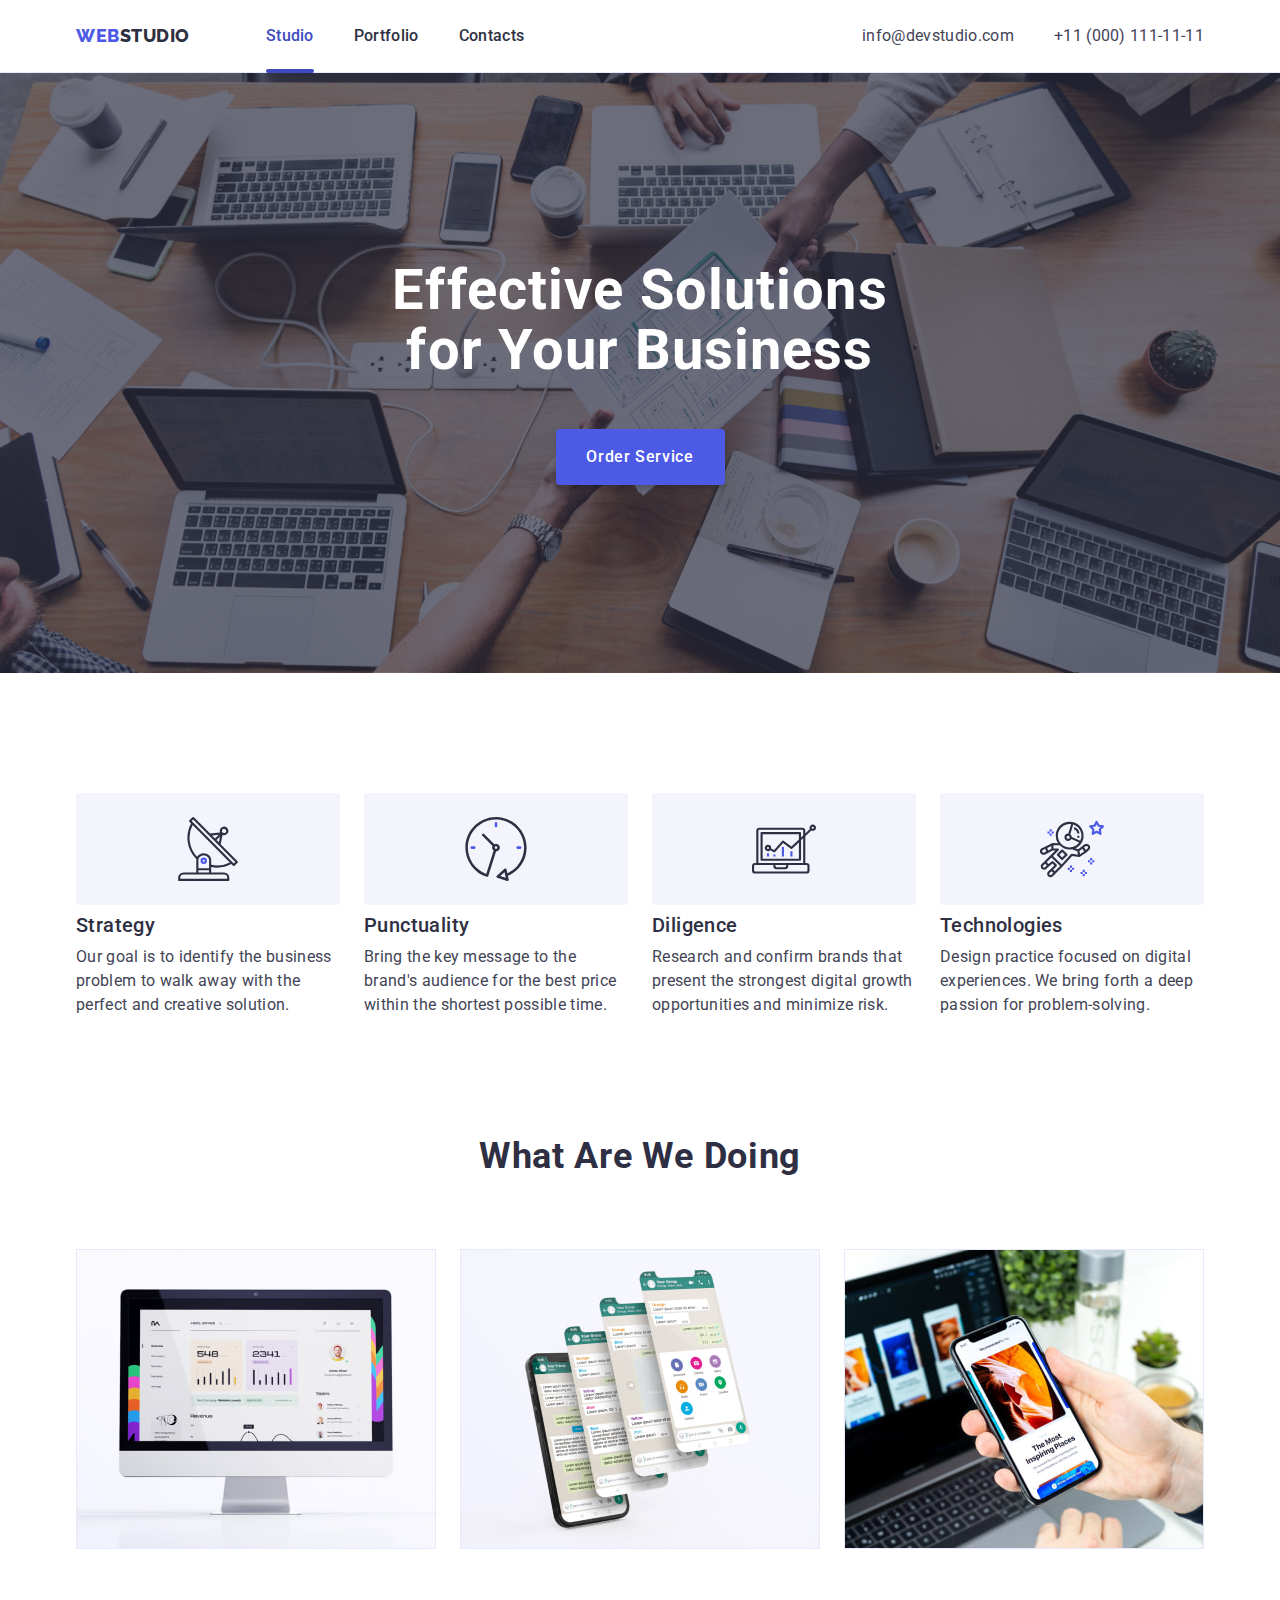
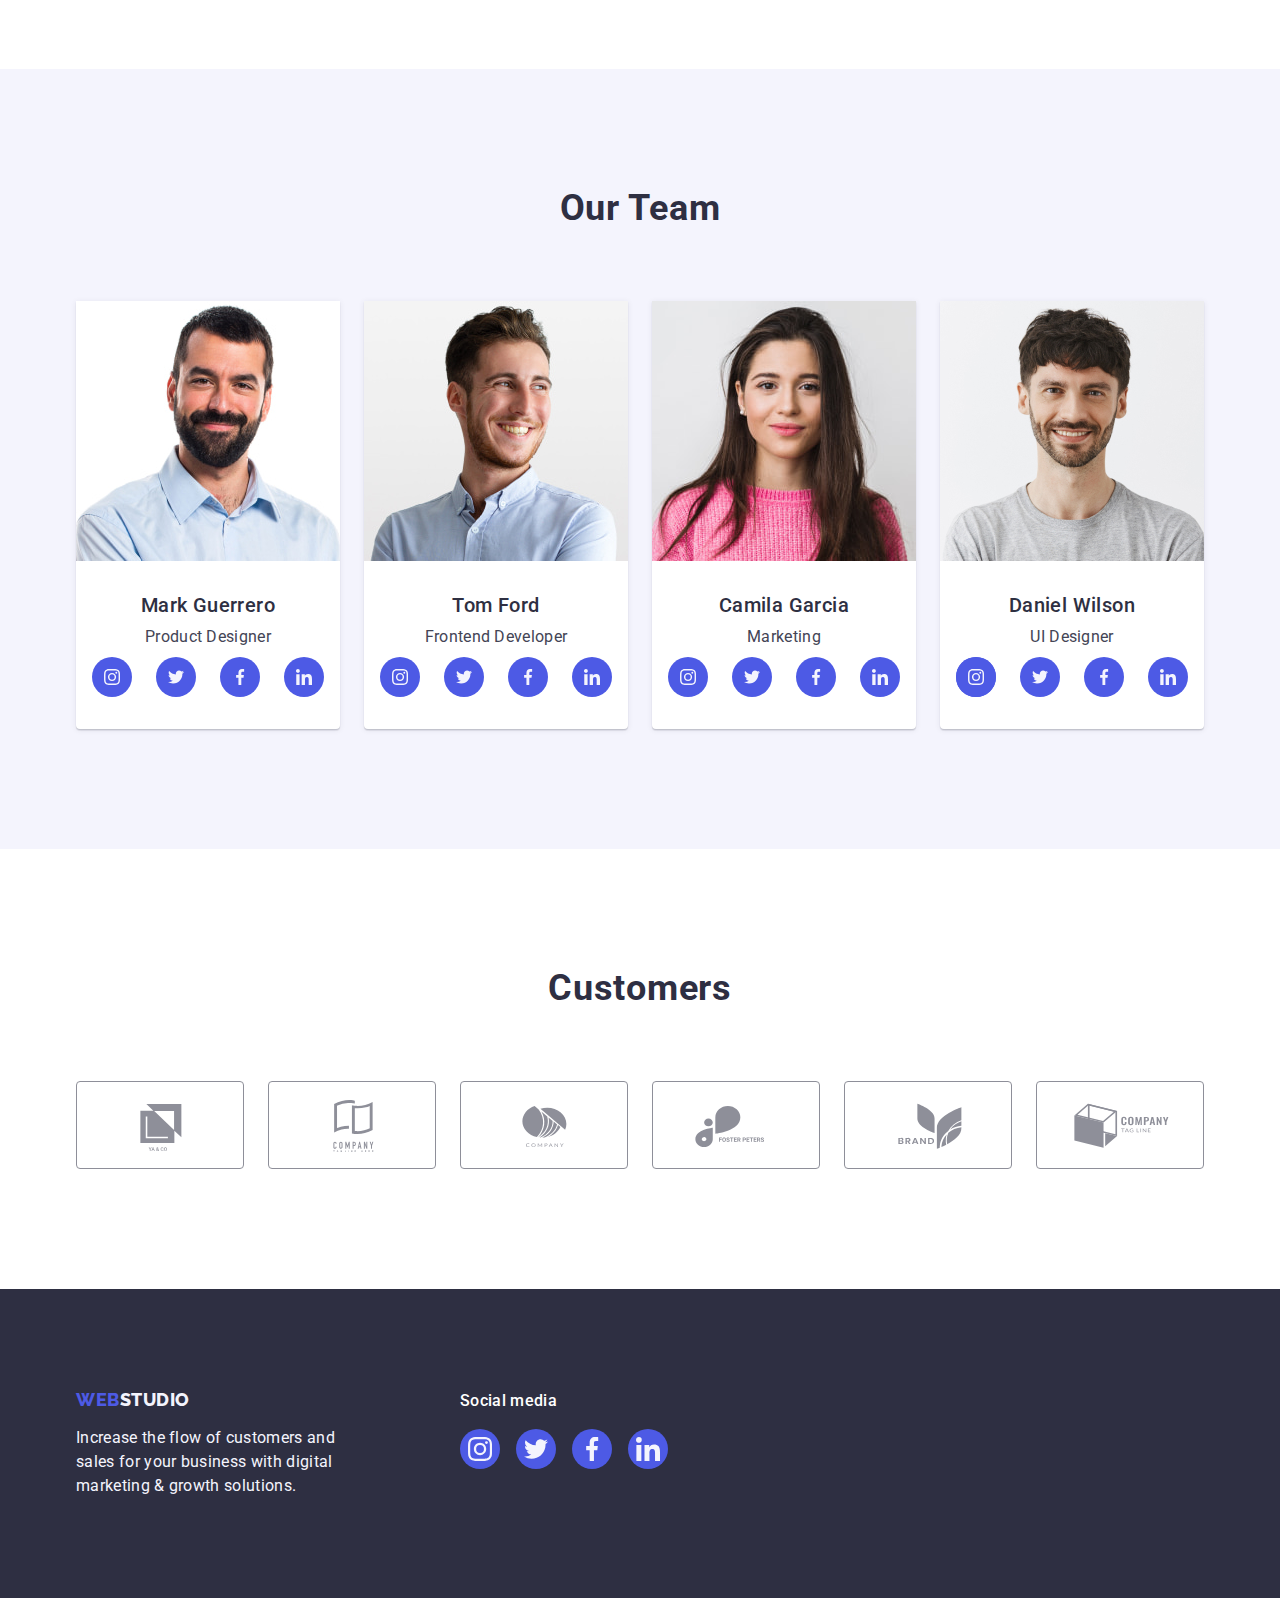
<file: index.html>
<!DOCTYPE html>
<html lang="en">
  <head>
    <meta charset="UTF-8" />
    <meta name="viewport" content="width=device-width, initial-scale=1.0" />
    <link rel="preconnect" href="https://fonts.googleapis.com" />
    <link rel="preconnect" href="https://fonts.gstatic.com" crossorigin />
    <link
      href="https://fonts.googleapis.com/css2?family=Raleway:wght@800&family=Roboto:wght@400;500;700;900&display=swap"
      rel="stylesheet"
    />
    <link
      rel="stylesheet"
      href="https://cdn.jsdelivr.net/npm/modern-normalize@2.0.0/modern-normalize.min.css"
    />
    <link rel="stylesheet" href="./css/styles.css" />
    <title>Studio - WebStudio</title>
  </head>
  <body>
    <header class="header">
      <div class="header-container container">
        <nav class="nav">
          <a href="./index.html" class="logo-header link"
            >Web<span class="logo-word">Studio</span></a
          >
          <ul class="nav-list list">
            <li><a href="./index.html" class="nav-list-item current link">Studio</a></li>
            <li><a href="./portfolio.html" class="nav-list-item link">Portfolio</a></li>
            <li><a href="" class="nav-list-item link">Contacts</a></li>
          </ul>
        </nav>
        <address>
          <ul class="header-adress-list list">
            <li>
              <a href="mailto:info@devstudio.com" class="header-adress-item link"
                >info@devstudio.com</a
              >
            </li>
            <li>
              <a href="tel:+110001111111" class="header-adress-item link">+11 (000) 111-11-11</a>
            </li>
          </ul>
        </address>
      </div>
    </header>
    <main>
      <section class="hero">
        <div class="hero-container container">
          <h1 class="title-hero">Effective Solutions for Your Business</h1>
          <button type="button" class="button-index" data-modal-open>Order Service</button>
        </div>
      </section>
      <section class="benefits-section">
        <div class="container">
          <h2 class="visually-hidden">Our benefits</h2>
          <ul class="benefits-list list">
            <li class="benefits-list-item">
              <div class="benefits-icons-box">
                <svg class="benefits-icon" width="64" height="64">
                  <use href="./images/icons.svg#icon-antenna"></use>
                </svg>
              </div>
              <h3 class="title-benefits">Strategy</h3>
              <p class="text-benefits">
                Our goal is to identify the business problem to walk away with the perfect and
                creative solution.
              </p>
            </li>
            <li class="benefits-list-item">
              <div class="benefits-icons-box">
                <svg class="benefits-icon" width="64" height="64">
                  <use href="./images/icons.svg#icon-clock"></use>
                </svg>
              </div>
              <h3 class="title-benefits">Punctuality</h3>
              <p class="text-benefits">
                Bring the key message to the brand's audience for the best price within the shortest
                possible time.
              </p>
            </li>
            <li class="benefits-list-item">
              <div class="benefits-icons-box">
                <svg class="benefits-icon" width="64" height="64">
                  <use href="./images/icons.svg#icon-diagram"></use>
                </svg>
              </div>
              <h3 class="title-benefits">Diligence</h3>
              <p class="text-benefits">
                Research and confirm brands that present the strongest digital growth opportunities
                and minimize risk.
              </p>
            </li>
            <li class="benefits-list-item">
              <div class="benefits-icons-box">
                <svg class="benefits-icon" width="64" height="64">
                  <use href="./images/icons.svg#icon-astronaut"></use>
                </svg>
              </div>
              <h3 class="title-benefits">Technologies</h3>
              <p class="text-benefits">
                Design practice focused on digital experiences. We bring forth a deep passion for
                problem-solving.
              </p>
            </li>
          </ul>
        </div>
      </section>
      <section class="offer-section">
        <div class="container">
          <h2 class="title-offer">What are we doing</h2>
          <ul class="offer-list list">
            <li class="offer-list-item">
              <img
                src="./images/offer/Rectangle71-3.jpg"
                alt="Telefon in hand near laptop"
                width="360"
                height="300"
              />
            </li>
            <li class="offer-list-item">
              <img
                src="./images/offer/Rectangle71-2.jpg"
                alt="Different layers of messanger"
                width="360"
                height="300"
              />
            </li>
            <li class="offer-list-item">
              <img
                src="./images/offer/Rectangle71-1.jpg"
                alt="Open page on computer screen"
                width="360"
                height="300"
              />
            </li>
          </ul>
        </div>
      </section>
      <section class="section-team">
        <div class="container">
          <h2 class="title-team">Our Team</h2>
          <ul class="team-list list">
            <li class="team-list-item">
              <img src="./images/team/img-4.jpg" alt="First man worker" width="264" height="260" />
              <div class="team-photo-content">
                <h3 class="title-team-list">Mark Guerrero</h3>
                <p class="text-team">Product Designer</p>
                <ul class="team-icons-list list">
                  <li class="team-icon-item">
                    <a
                      href="https://www.instagram.com/"
                      target="_blank"
                      class="team-icon-circle link"
                    >
                      <svg class="team-icon" width="16" height="16">
                        <use href="./images/icons.svg#icon-instagram"></use>
                      </svg>
                    </a>
                  </li>
                  <li class="team-icon-item">
                    <a href="https://twitter.com/" target="_blank" class="team-icon-circle link">
                      <svg class="team-icon" width="16" height="16">
                        <use href="./images/icons.svg#icon-twitter"></use>
                      </svg>
                    </a>
                  </li>
                  <li class="team-icon-item">
                    <a
                      href="https://www.facebook.com/"
                      target="_blank"
                      class="team-icon-circle link"
                    >
                      <svg class="team-icon" width="16" height="16">
                        <use href="./images/icons.svg#icon-facebook"></use>
                      </svg>
                    </a>
                  </li>
                  <li class="team-icon-item">
                    <a
                      href="https://www.linkedin.com/"
                      target="_blank"
                      class="team-icon-circle link"
                    >
                      <svg class="team-icon" width="16" height="16">
                        <use href="./images/icons.svg#icon-linkedin"></use>
                      </svg>
                    </a>
                  </li>
                </ul>
              </div>
            </li>
            <li class="team-list-item">
              <img src="./images/team/img-3.jpg" alt="Woman worker" width="264" height="260" />
              <div class="team-photo-content">
                <h3 class="title-team-list">Tom Ford</h3>
                <p class="text-team">Frontend Developer</p>
                <ul class="team-icons-list list">
                  <li class="team-icon-item">
                    <a
                      href="https://www.instagram.com/"
                      target="_blank"
                      class="team-icon-circle link"
                    >
                      <svg class="team-icon" width="16" height="16">
                        <use href="./images/icons.svg#icon-instagram"></use>
                      </svg>
                    </a>
                  </li>
                  <li class="team-icon-item">
                    <a href="https://twitter.com/" target="_blank" class="team-icon-circle link">
                      <svg class="team-icon" width="16" height="16">
                        <use href="./images/icons.svg#icon-twitter"></use>
                      </svg>
                    </a>
                  </li>
                  <li class="team-icon-item">
                    <a
                      href="https://www.facebook.com/"
                      target="_blank"
                      class="team-icon-circle link"
                    >
                      <svg class="team-icon" width="16" height="16">
                        <use href="./images/icons.svg#icon-facebook"></use>
                      </svg>
                    </a>
                  </li>
                  <li class="team-icon-item">
                    <a
                      href="https://www.linkedin.com/"
                      target="_blank"
                      class="team-icon-circle link"
                    >
                      <svg class="team-icon" width="16" height="16">
                        <use href="./images/icons.svg#icon-linkedin"></use>
                      </svg>
                    </a>
                  </li>
                </ul>
              </div>
            </li>
            <li class="team-list-item">
              <img src="./images/team/img-2.jpg" alt="Second man worker" width="264" height="260" />
              <div class="team-photo-content">
                <h3 class="title-team-list">Camila Garcia</h3>
                <p class="text-team">Marketing</p>
                <ul class="team-icons-list list">
                  <li class="team-icon-item">
                    <a
                      href="https://www.instagram.com/"
                      target="_blank"
                      class="team-icon-circle link"
                    >
                      <svg class="team-icon" width="16" height="16">
                        <use href="./images/icons.svg#icon-instagram"></use>
                      </svg>
                    </a>
                  </li>
                  <li class="team-icon-item">
                    <a href="https://twitter.com/" target="_blank" class="team-icon-circle link">
                      <svg class="team-icon" width="16" height="16">
                        <use href="./images/icons.svg#icon-twitter"></use>
                      </svg>
                    </a>
                  </li>
                  <li class="team-icon-item">
                    <a
                      href="https://www.facebook.com/"
                      target="_blank"
                      class="team-icon-circle link"
                    >
                      <svg class="team-icon" width="16" height="16">
                        <use href="./images/icons.svg#icon-facebook"></use>
                      </svg>
                    </a>
                  </li>
                  <li class="team-icon-item">
                    <a
                      href="https://www.linkedin.com/"
                      target="_blank"
                      class="team-icon-circle link"
                    >
                      <svg class="team-icon" width="16" height="16">
                        <use href="./images/icons.svg#icon-linkedin"></use>
                      </svg>
                    </a>
                  </li>
                </ul>
              </div>
            </li>
            <li class="team-list-item">
              <img src="./images/team/img-1.jpg" alt="Third man worker" width="264" height="260" />
              <div class="team-photo-content">
                <h3 class="title-team-list">Daniel Wilson</h3>
                <p class="text-team">UI Designer</p>
                <ul class="team-icons-list list">
                  <li class="team-icon-item">
                    <a
                      href="https://www.instagram.com/"
                      target="_blank"
                      class="team-icon-circle link"
                    >
                      <span class="team-icon-circle">
                        <svg class="team-icon" width="16" height="16">
                          <use href="./images/icons.svg#icon-instagram"></use>
                        </svg>
                      </span>
                    </a>
                  </li>
                  <li class="team-icon-item">
                    <a href="https://twitter.com/" target="_blank" class="team-icon-circle link">
                      <svg class="team-icon" width="16" height="16">
                        <use href="./images/icons.svg#icon-twitter"></use>
                      </svg>
                    </a>
                  </li>
                  <li class="team-icon-item">
                    <a
                      href="https://www.facebook.com/"
                      target="_blank"
                      class="team-icon-circle link"
                    >
                      <svg class="team-icon" width="16" height="16">
                        <use href="./images/icons.svg#icon-facebook"></use>
                      </svg>
                    </a>
                  </li>
                  <li class="team-icon-item">
                    <a
                      href="https://www.linkedin.com/"
                      target="_blank"
                      class="team-icon-circle link"
                    >
                      <svg class="team-icon" width="16" height="16">
                        <use href="./images/icons.svg#icon-linkedin"></use>
                      </svg>
                    </a>
                  </li>
                </ul>
              </div>
            </li>
          </ul>
        </div>
      </section>
      <section class="customers-section">
        <div class="container">
          <h2 class="customers-title">Customers</h2>
          <ul class="customers-list list">
            <li class="customers-list-icon">
              <a href="" class="customers-icon-link link">
                <svg class="customers-icon" width="104" height="56">
                  <use href="./images/icons.svg#icon-Logo1"></use>
                </svg>
              </a>
            </li>
            <li class="customers-list-icon">
              <a href="" class="customers-icon-link link">
                <svg class="customers-icon" width="104" height="56">
                  <use href="./images/icons.svg#icon-Logo2"></use>
                </svg>
              </a>
            </li>
            <li class="customers-list-icon">
              <a href="" class="customers-icon-link link">
                <svg class="customers-icon" width="104" height="56">
                  <use href="./images/icons.svg#icon-Logo3"></use>
                </svg>
              </a>
            </li>
            <li class="customers-list-icon">
              <a href="" class="customers-icon-link link">
                <svg class="customers-icon" width="104" height="56">
                  <use href="./images/icons.svg#icon-Logo4"></use>
                </svg>
              </a>
            </li>
            <li class="customers-list-icon">
              <a href="" class="customers-icon-link link">
                <svg class="customers-icon" width="104" height="56">
                  <use href="./images/icons.svg#icon-Logo5"></use>
                </svg>
              </a>
            </li>
            <li class="customers-list-icon">
              <a href="" class="customers-icon-link link">
                <svg class="customers-icon" width="104" height="56">
                  <use href="./images/icons.svg#icon-Logo6"></use>
                </svg>
              </a>
            </li>
          </ul>
        </div>
      </section>
    </main>
    <footer class="footer-back">
      <div class="footer-container container">
        <div class="footer-container-main">
          <a href="./index.html" class="footer-logo link"
            >Web<span class="footer-logo-word">Studio</span></a
          >
          <p class="footer-text">
            Increase the flow of customers and sales for your business with digital marketing &
            growth solutions.
          </p>
        </div>
        <div class="footer-container-media">
          <p class="footer-media-text">Social media</p>
          <ul class="footer-icons-list list">
            <li class="footer-icon-item">
              <a href="https://www.instagram.com/" target="_blank" class="footer-icon-circle link">
                <svg class="footer-icon" width="24" height="24">
                  <use href="./images/icons.svg#icon-instagram"></use>
                </svg>
              </a>
            </li>
            <li class="footer-icon-item">
              <a href="https://twitter.com/" target="_blank" class="footer-icon-circle link">
                <svg class="footer-icon" width="24" height="24">
                  <use href="./images/icons.svg#icon-twitter"></use>
                </svg>
              </a>
            </li>
            <li class="footer-icon-item">
              <a href="https://www.facebook.com/" target="_blank" class="footer-icon-circle link">
                <svg class="footer-icon" width="24" height="24">
                  <use href="./images/icons.svg#icon-facebook"></use>
                </svg>
              </a>
            </li>
            <li class="footer-icon-item">
              <a href="https://www.linkedin.com/" target="_blank" class="footer-icon-circle link">
                <svg class="footer-icon" width="24" height="24">
                  <use href="./images/icons.svg#icon-linkedin"></use>
                </svg>
              </a>
            </li>
          </ul>
        </div>
      </div>
    </footer>
    <div class="backdrop is-hidden" data-modal>
      <div class="modal">
        <button type="button" class="modal-button" data-modal-close>
          <svg class="modal-button-icon" width="8" height="8">
            <use href="./images/icons.svg#icon-close-btn"></use>
          </svg>
        </button>
      </div>
    </div>
    <script src="./js/modal.js"></script>
  </body>
</html>
</file>
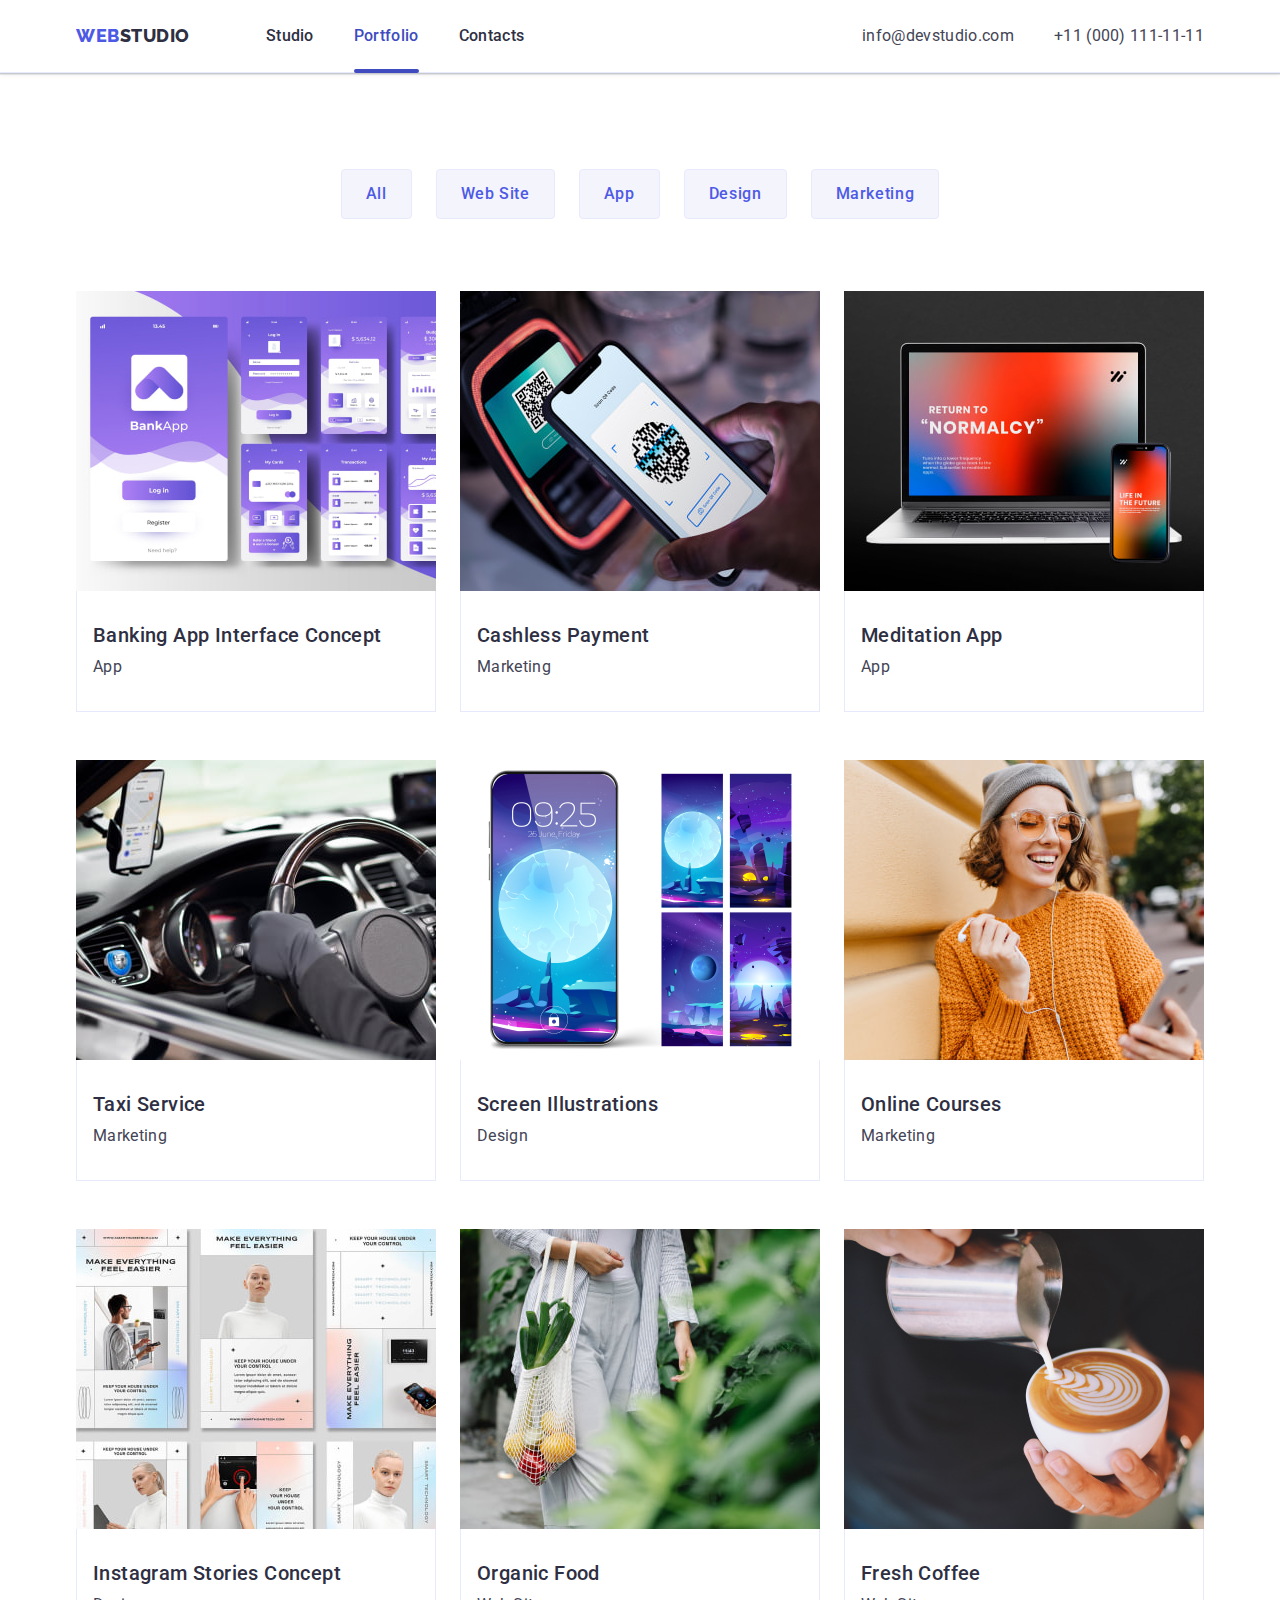
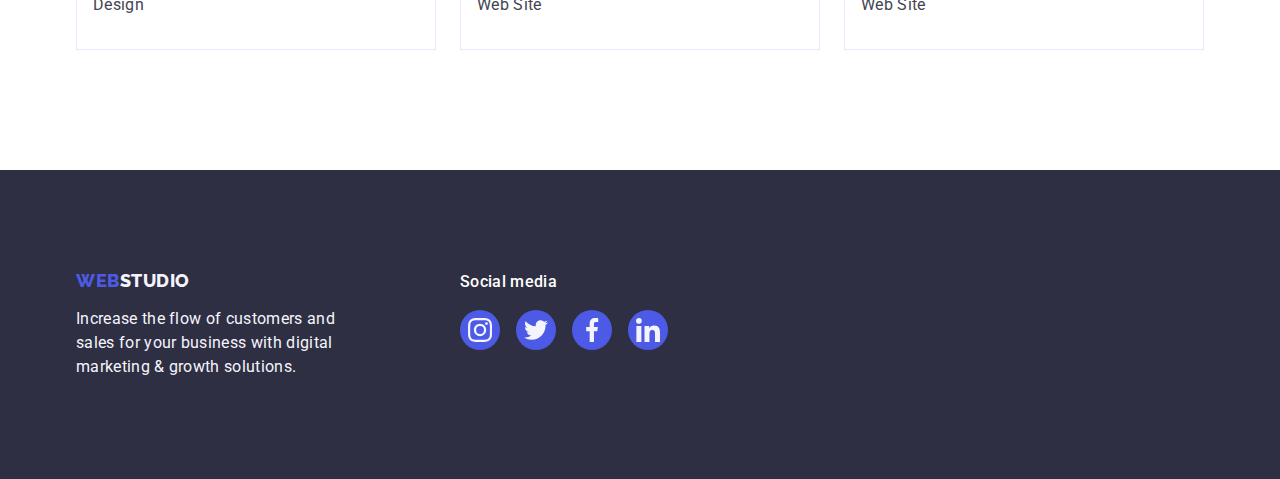
<file: portfolio.html>
<!DOCTYPE html>
<html lang="en">
  <head>
    <meta charset="UTF-8" />
    <meta name="viewport" content="width=device-width, initial-scale=1.0" />
    <link rel="preconnect" href="https://fonts.googleapis.com" />
    <link rel="preconnect" href="https://fonts.gstatic.com" crossorigin />
    <link
      href="https://fonts.googleapis.com/css2?family=Raleway:wght@800&family=Roboto:wght@400;500;700;900&display=swap"
      rel="stylesheet"
    />
    <link
      rel="stylesheet"
      href="https://cdn.jsdelivr.net/npm/modern-normalize@2.0.0/modern-normalize.min.css"
    />
    <link rel="stylesheet" href="./css/styles.css" />
    <title>Portfolio - WebStudio</title>
  </head>
  <body>
    <header class="header">
      <div class="header-container container">
        <nav class="nav">
          <a href="./index.html" class="logo-header link"
            >Web<span class="logo-word">Studio</span></a
          >
          <ul class="nav-list list">
            <li><a href="./index.html" class="nav-list-item link">Studio</a></li>
            <li><a href="./portfolio.html" class="nav-list-item current link">Portfolio</a></li>
            <li><a href="" class="nav-list-item link">Contacts</a></li>
          </ul>
        </nav>
        <address>
          <ul class="header-adress-list list">
            <li>
              <a href="mailto:info@devstudio.com" class="header-adress-item link"
                >info@devstudio.com</a
              >
            </li>
            <li>
              <a href="tel:+110001111111" class="header-adress-item link">+11 (000) 111-11-11</a>
            </li>
          </ul>
        </address>
      </div>
    </header>
    <main>
      <section class="section-portfolio">
        <div class="container">
          <h1 class="visually-hidden">Portfolio section</h1>
          <ul class="portfolio-list-button list">
            <li><button type="button" class="button-portfolio">All</button></li>
            <li><button type="button" class="button-portfolio">Web Site</button></li>
            <li><button type="button" class="button-portfolio">App</button></li>
            <li><button type="button" class="button-portfolio">Design</button></li>
            <li><button type="button" class="button-portfolio">Marketing</button></li>
          </ul>
          <ul class="portfolio-list list">
            <li class="portfolio-list-item">
              <a href="" class="photo-box link"
                ><div class="overlay-box">
                  <img
                    src="./images/portfolio/img-8.jpg"
                    alt="No contact payment"
                    width="360"
                    height="300"
                  />
                  <p class="overlay overlay-text">
                    14 Stylish and User-Friendly App Design Concepts · Task Manager App · Calorie
                    Tracker App · Exotic Fruit Ecommerce App · Cloud Storage App
                  </p>
                </div>
                <div class="portfolio-photo-content">
                  <h2 class="photo-title">Banking App Interface Concept</h2>
                  <p class="photo-text">App</p>
                </div>
              </a>
            </li>
            <li class="portfolio-list-item">
              <a href="" class="photo-box link"
                ><div class="overlay-box">
                  <img
                    src="./images/portfolio/img-7.jpg"
                    alt="No contact payment"
                    width="360"
                    height="300"
                  />
                  <p class="overlay overlay-text">
                    14 Stylish and User-Friendly App Design Concepts · Task Manager App · Calorie
                    Tracker App · Exotic Fruit Ecommerce App · Cloud Storage App
                  </p>
                </div>
                <div class="portfolio-photo-content">
                  <h2 class="photo-title">Cashless Payment</h2>
                  <p class="photo-text">Marketing</p>
                </div>
              </a>
            </li>
            <li class="portfolio-list-item">
              <a href="" class="photo-box link"
                ><div class="overlay-box">
                  <img
                    src="./images/portfolio/img-6.jpg"
                    alt="No contact payment"
                    width="360"
                    height="300"
                  />
                  <p class="overlay overlay-text">
                    14 Stylish and User-Friendly App Design Concepts · Task Manager App · Calorie
                    Tracker App · Exotic Fruit Ecommerce App · Cloud Storage App
                  </p>
                </div>
                <div class="portfolio-photo-content">
                  <h2 class="photo-title">Meditation App</h2>
                  <p class="photo-text">App</p>
                </div>
              </a>
            </li>
            <li class="portfolio-list-item">
              <a href="" class="photo-box link"
                ><div class="overlay-box">
                  <img
                    src="./images/portfolio/img-5.jpg"
                    alt="Taxi serviceicons"
                    width="360"
                    height="300"
                  />
                  <p class="overlay overlay-text">
                    14 Stylish and User-Friendly App Design Concepts · Task Manager App · Calorie
                    Tracker App · Exotic Fruit Ecommerce App · Cloud Storage App
                  </p>
                </div>
                <div class="portfolio-photo-content">
                  <h2 class="photo-title">Taxi Service</h2>
                  <p class="photo-text">Marketing</p>
                </div>
              </a>
            </li>
            <li class="portfolio-list-item">
              <a href="" class="photo-box link"
                ><div class="overlay-box">
                  <img
                    src="./images/portfolio/img-4.jpg"
                    alt="No contact payment"
                    width="360"
                    height="300"
                  />
                  <p class="overlay overlay-text">
                    14 Stylish and User-Friendly App Design Concepts · Task Manager App · Calorie
                    Tracker App · Exotic Fruit Ecommerce App · Cloud Storage App
                  </p>
                </div>
                <div class="portfolio-photo-content">
                  <h2 class="photo-title">Screen Illustrations</h2>
                  <p class="photo-text">Design</p>
                </div>
              </a>
            </li>
            <li class="portfolio-list-item">
              <a href="" class="photo-box link"
                ><div class="overlay-box">
                  <img
                    src="./images/portfolio/img-3.jpg"
                    alt="No contact payment"
                    width="360"
                    height="300"
                  />
                  <p class="overlay overlay-text">
                    14 Stylish and User-Friendly App Design Concepts · Task Manager App · Calorie
                    Tracker App · Exotic Fruit Ecommerce App · Cloud Storage App
                  </p>
                </div>
                <div class="portfolio-photo-content">
                  <h2 class="photo-title">Online Courses</h2>
                  <p class="photo-text">Marketing</p>
                </div>
              </a>
            </li>
            <li class="portfolio-list-item">
              <a href="" class="photo-box link"
                ><div class="overlay-box">
                  <img
                    src="./images/portfolio/img-2.jpg"
                    alt="No contact payment"
                    width="360"
                    height="300"
                  />
                  <p class="overlay overlay-text">
                    14 Stylish and User-Friendly App Design Concepts · Task Manager App · Calorie
                    Tracker App · Exotic Fruit Ecommerce App · Cloud Storage App
                  </p>
                </div>
                <div class="portfolio-photo-content">
                  <h2 class="photo-title">Instagram Stories Concept</h2>
                  <p class="photo-text">Design</p>
                </div>
              </a>
            </li>
            <li class="portfolio-list-item">
              <a href="" class="photo-box link"
                ><div class="overlay-box">
                  <img
                    src="./images/portfolio/img-1.jpg"
                    alt="No contact payment"
                    width="360"
                    height="300"
                  />
                  <p class="overlay overlay-text">
                    14 Stylish and User-Friendly App Design Concepts · Task Manager App · Calorie
                    Tracker App · Exotic Fruit Ecommerce App · Cloud Storage App
                  </p>
                </div>
                <div class="portfolio-photo-content">
                  <h2 class="photo-title">Organic Food</h2>
                  <p class="photo-text">Web Site</p>
                </div>
              </a>
            </li>
            <li class="portfolio-list-item">
              <a href="" class="photo-box link"
                ><div class="overlay-box">
                  <img
                    src="./images/portfolio/img.jpg"
                    alt="No contact payment"
                    width="360"
                    height="300"
                  />
                  <p class="overlay overlay-text">
                    14 Stylish and User-Friendly App Design Concepts · Task Manager App · Calorie
                    Tracker App · Exotic Fruit Ecommerce App · Cloud Storage App
                  </p>
                </div>
                <div class="portfolio-photo-content">
                  <h2 class="photo-title">Fresh Coffee</h2>
                  <p class="photo-text">Web Site</p>
                </div>
              </a>
            </li>
          </ul>
        </div>
      </section>
    </main>
    <footer class="footer-back">
      <div class="footer-container container">
        <div class="footer-container-main">
          <a href="./index.html" class="footer-logo link"
            >Web<span class="footer-logo-word">Studio</span></a
          >
          <p class="footer-text">
            Increase the flow of customers and sales for your business with digital marketing &
            growth solutions.
          </p>
        </div>
        <div class="footer-container-media">
          <p class="footer-media-text">Social media</p>
          <ul class="footer-icons-list list">
            <li class="footer-icon-item">
              <a href="https://www.instagram.com/" target="_blank" class="footer-icon-circle link">
                <svg class="footer-icon" width="24" height="24">
                  <use href="./images/icons.svg#icon-instagram"></use>
                </svg>
              </a>
            </li>
            <li class="footer-icon-item">
              <a href="https://twitter.com/" target="_blank" class="footer-icon-circle link">
                <svg class="footer-icon" width="24" height="24">
                  <use href="./images/icons.svg#icon-twitter"></use>
                </svg>
              </a>
            </li>
            <li class="footer-icon-item">
              <a href="https://www.facebook.com/" target="_blank" class="footer-icon-circle link">
                <svg class="footer-icon" width="24" height="24">
                  <use href="./images/icons.svg#icon-facebook"></use>
                </svg>
              </a>
            </li>
            <li class="footer-icon-item">
              <a href="https://www.linkedin.com/" target="_blank" class="footer-icon-circle link">
                <svg class="footer-icon" width="24" height="24">
                  <use href="./images/icons.svg#icon-linkedin"></use>
                </svg>
              </a>
            </li>
          </ul>
        </div>
      </div>
    </footer>
  </body>
</html>
</file>
<file: css/styles.css>
/*
|====================================
| CSS root
|====================================
*/

:root {
  --color-white: #ffffff;
  --color-iris: #4d5ae5;
  --color-slate: #434455;
  --color-cloud: #f4f4fd;
  --color-navy-blue: #2e2f42;
  --color-ocean: #404bbf;
}

/*
|====================================
| Base styles 
|====================================
*/

body {
  font-family: 'Roboto', sans-serif;
  font-size: 16px;
  color: var(--color-slate);
  background-color: var(--color-white);
}

img {
  display: block;
  max-width: 100%;
  height: auto;
}

h1,
h2,
h3,
h4,
h5,
h6,
p,
ul {
  margin: 0;
  padding: 0;
}

.link {
  text-decoration: none;
  font-style: normal;
}

.list {
  list-style-type: none;
}

.container {
  width: 1158px;
  margin-left: auto;
  margin-right: auto;
  padding-left: 15px;
  padding-right: 15px;
}

.nav {
  display: flex;
  align-items: center;
}

.visually-hidden {
  position: absolute;
  width: 1px;
  height: 1px;
  margin: -1px;
  border: 0;
  padding: 0;
  white-space: nowrap;
  clip-path: inset(100%);
  clip: rect(0 0 0 0);
  overflow: hidden;
}

/*
|====================================
| Header section
|====================================
*/

.logo-header {
  font-family: 'Raleway', sans-serif;
  text-transform: uppercase;
  letter-spacing: 0.03em;
  font-size: 18px;
  line-height: 1.17;
  font-weight: 800;
  color: var(--color-iris);
  margin-right: 76px;
}

.logo-word {
  color: var(--color-navy-blue);
}

.nav-list {
  letter-spacing: 0.02em;
  line-height: 1.5;
  font-weight: 500;
  display: flex;
  gap: 40px;
}

.nav-list-item {
  color: var(--color-navy-blue);
  letter-spacing: 0.02em;
  line-height: 1.5;
  font-weight: 500;
  display: block;
  padding: 24px 0;
  position: relative;
  transition: color 250ms cubic-bezier(0.4, 0, 0.2, 1);
}

.nav-list-item::after {
  display: block;
  content: '';
  position: absolute;
  width: 100%;
  height: 4px;
  left: 0;
  bottom: -1px;
  border-radius: 2px;
}

.nav-list-item.current::after {
  background-color: var(--color-ocean);
}

.nav-list-item.current {
  color: var(--color-ocean);
}

.nav-list-item:hover,
.header-adress-item:hover,
.nav-list-item:focus,
.header-adress-item:focus {
  color: var(--color-ocean);
}

.header-adress-list {
  letter-spacing: 0.02em;
  line-height: 1.5;
  font-style: normal;
  display: flex;
  gap: 40px;
}

.header-adress-item {
  color: var(--color-slate);
  letter-spacing: 0.02em;
  line-height: 1.5;
  font-style: normal;
  display: block;
  transition: color 250ms cubic-bezier(0.4, 0, 0.2, 1);
}

.header-container {
  display: flex;
  height: 72px;
  justify-content: space-between;
  align-items: center;
}

.header {
  border-bottom: 1px solid rgba(231, 233, 252, 1);
  box-shadow: 0px 1px 6px 0px rgba(46, 47, 66, 0.08), 0px 1px 1px 0px rgba(46, 47, 66, 0.16),
    0px 2px 1px 0px rgba(46, 47, 66, 0.08);
}

/*
|====================================
| Footer section
|====================================
*/

.footer-container {
  display: flex;
  align-items: baseline;
}

.footer-container-main {
  margin-right: 120px;
}

.footer-back {
  background-color: var(--color-navy-blue);
  padding: 100px 0;
}

.footer-text {
  color: var(--color-cloud);
  line-height: 1.5;
  letter-spacing: 0.02em;
  max-width: 264px;
}

.footer-logo {
  display: inline-block;
  color: var(--color-iris);
  font-family: 'Raleway', sans-serif;
  font-weight: 800;
  text-transform: uppercase;
  letter-spacing: 0.03em;
  font-size: 18px;
  line-height: 1.17;
  margin-bottom: 16px;
}

.footer-logo-word {
  color: var(--color-cloud);
}

.footer-media-text {
  color: #fff;
  font-size: 16px;
  font-style: normal;
  font-weight: 500;
  line-height: 1.5;
  letter-spacing: 0.32px;
  margin-bottom: 16px;
}

.footer-icons-list {
  display: flex;
  gap: 16px;
}

.footer-icon-item {
  flex-basis: calc((100% - 48px) / 4);
}

.footer-icon-circle {
  width: 40px;
  height: 40px;
  border-radius: 50%;
  display: flex;
  align-items: center;
  justify-content: center;
  background-color: var(--color-iris);
  transition: background-color 250ms cubic-bezier(0.4, 0, 0.2, 1);
}

.footer-icon {
  fill: var(--color-cloud);
}

.footer-icon-circle:hover,
.footer-icon-circle:focus {
  background-color: #31d0aa;
}

/*
|====================================
| Index.html
|====================================
*/

/*
|====================================
| Hero section
|====================================
*/

.hero {
  background-color: var(--color-navy-blue);
  background-image: linear-gradient(rgba(46, 47, 66, 0.7), rgba(46, 47, 66, 0.7)),
    url(../images/hero/hero-bg.jpg);
  background-repeat: no-repeat;
  background-position: center;
  background-size: cover;
  max-width: 1440px;
  margin: 0 auto;
  padding: 188px 0;
}

.title-hero {
  max-width: 496px;
  margin-left: auto;
  margin-right: auto;
  font-size: 56px;
  color: var(--color-white);
  font-weight: 700;
  text-align: center;
  letter-spacing: 0.02em;
  line-height: 1.07;
}

.button-index {
  font-family: 'Roboto', sans-serif;
  font-size: 16px;
  line-height: 1.5;
  font-weight: 500;
  background-color: var(--color-iris);
  display: block;
  border: none;
  border-radius: 4px;
  letter-spacing: 0.04em;
  color: var(--color-white);
  cursor: pointer;
  height: 56px;
  min-width: 169px;
  margin-left: auto;
  margin-right: auto;
  box-shadow: 0px 4px 4px 0px rgba(0, 0, 0, 0.15);
  margin-top: 48px;
  transition: background-color 250ms cubic-bezier(0.4, 0, 0.2, 1);
}

.button-index:hover,
.button-index:focus {
  background-color: var(--color-ocean);
}

/*
|====================================
| Benefits section
|====================================
*/

.text-benefits {
  color: var(--color-slate);
  line-height: 1.5;
  letter-spacing: 0.02em;
}

.benefits-section {
  padding: 120px 0;
}

.benefits-list-icon {
  flex-basis: calc((100% - 3 * 24px) / 4);
}

.benefits-list-item {
  flex-basis: calc((100% - 3 * 24px) / 4);
}

.benefits-list {
  display: flex;
  gap: 24px;
  padding: 0px;
}

.benefits-icons-box {
  display: flex;
  align-items: center;
  justify-content: center;
  height: 112px;
  margin-bottom: 8px;
  border-radius: 4px;
  background-color: var(--color-cloud);
}

.title-benefits {
  font-size: 20px;
  font-weight: 500;
  letter-spacing: 0.02em;
  line-height: 1.2;
  align-items: flex-start;
  color: var(--color-navy-blue);
  margin-bottom: 8px;
}

/*
|====================================
| Offer section
|====================================
*/

.title-offer {
  font-size: 36px;
  letter-spacing: 0.02em;
  font-weight: 700;
  line-height: 1.11;
  text-align: center;
  text-transform: capitalize;
  color: var(--color-navy-blue);
  margin-bottom: 72px;
}

.offer-list {
  display: flex;
  gap: 24px;
  padding: 0;
}

.offer-section {
  padding-bottom: 120px;
}

.offer-list-item {
  flex-basis: calc((100% - 3 * 16px) / 3);
}

/*
|====================================
| Team section
|====================================
*/

.title-team {
  font-size: 36px;
  letter-spacing: 0.02em;
  font-weight: 700;
  line-height: 1.11;
  text-align: center;
  text-transform: capitalize;
  color: var(--color-navy-blue);
  margin-bottom: 72px;
}

.title-team-list {
  font-size: 20px;
  font-weight: 500;
  letter-spacing: 0.02em;
  line-height: 1.2;
  text-align: center;
  color: var(--color-navy-blue);
  margin-bottom: 8px;
}

.section-team {
  background-color: #f4f4fd;
  color: var(--color-navy-blue);
  padding: 120px 0;
}

.text-team {
  color: var(--color-slate);
  letter-spacing: 0.02em;
  line-height: 1.5;
  text-align: center;
  margin-bottom: 8px;
}

.team-list {
  display: flex;
  gap: 24px;
  padding: 0;
}

.team-icon-circle:hover,
.team-icon-circle:focus {
  background-color: var(--color-ocean);
}

.team-list-item {
  background-color: var(--color-white);
  box-shadow: 0px 2px 1px 0px rgba(46, 47, 66, 0.08), 0px 1px 1px 0px rgba(46, 47, 66, 0.16),
    0px 1px 6px 0px rgba(46, 47, 66, 0.08);
  border-radius: 0px 0px 4px 4px;
  flex-basis: calc((100% - 72px) / 4);
}

.team-icons-list {
  display: flex;
  gap: 24px;
  justify-content: center;
}

.team-icon {
  fill: var(--color-cloud);
}

.team-icon-circle {
  width: 40px;
  height: 40px;
  border-radius: 50%;
  display: flex;
  align-items: center;
  justify-content: center;
  background-color: var(--color-iris);
  transition: background-color 250ms cubic-bezier(0.4, 0, 0.2, 1);
}

.team-photo-content {
  padding: 32px 0;
}

/*
|====================================
| Customers section
|====================================
*/

.customers-section {
  padding: 120px 0;
}

.customers-title {
  text-align: center;
  font-size: 36px;
  font-style: normal;
  font-weight: 700;
  line-height: 1.11;
  letter-spacing: 0.72px;
  text-transform: capitalize;
  margin-bottom: 72px;
  color: var(--color-navy-blue);
}

.customers-list {
  display: flex;
  gap: 24px;

  align-items: center;
  justify-content: center;
}

.customers-list-icon {
  flex-basis: calc((100% - 5 * 24px) / 6);
  height: 88px;
}

.customers-icon-link {
  display: flex;
  align-items: center;
  justify-content: center;
  height: 100%;
  width: 100%;
  color: #8e8f99;
  border: 1px solid #8e8f99;
  border-radius: 4px;
  fill: #8e8f99;
  transition: border-color 250ms cubic-bezier(0.4, 0, 0.2, 1),
    color 250ms cubic-bezier(0.4, 0, 0.2, 1);
}

.customers-icon-link:hover,
.customers-icon-link:focus {
  border-color: var(--color-ocean);
  color: var(--color-ocean);
  fill: var(--color-ocean);
}

.customers-icon {
  fill: currentColor;
}

/*
|====================================
| Portfolio.html
|====================================
*/

.section-portfolio {
  padding: 96px 0 120px 0;
}

.button-portfolio {
  font-family: 'Roboto', sans-serif;
  font-size: 16px;
  line-height: 1.5;
  border: 1px solid rgba(231, 233, 252, 1);
  border-color: #e7e9fc;
  background-color: var(--color-cloud);
  color: #4d5ae5;
  letter-spacing: 0.04em;
  text-align: center;
  font-weight: 500;
  cursor: pointer;
  padding: 12px 24px;
  border-radius: 4px;
  transition: color 250ms cubic-bezier(0.4, 0, 0.2, 1),
    background-color 250ms cubic-bezier(0.4, 0, 0.2, 1),
    border-color 250ms cubic-bezier(0.4, 0, 0.2, 1), box-shadow 250ms cubic-bezier(0.4, 0, 0.2, 1);
}

.button-portfolio:hover,
.button-portfolio:focus {
  box-shadow: 0px 3px 1px rgba(0, 0, 0, 0.1), 0px 2px 1px rgba(0, 0, 0, 0.08),
    0px 2px 2px rgba(0, 0, 0, 0.12);
  color: var(--color-white);
  background-color: var(--color-ocean);
  border: 1px solid transparent;
}

.photo-box {
  display: block;
  transition: box-shadow 250ms cubic-bezier(0.4, 0, 0.2, 1);
}

.photo-box:focus,
.photo-box:hover {
  box-shadow: 0px 1px 6px rgba(46, 47, 66, 0.08), 0px 1px 1px rgba(46, 47, 66, 0.16),
    0px 2px 1px rgba(46, 47, 66, 0.08);
}

.photo-title {
  color: var(--color-navy-blue);
  letter-spacing: 0.02em;
  font-weight: 500;
  font-size: 20px;
  line-height: 1.2;
  margin-bottom: 8px;
}

.photo-text {
  color: var(--color-slate);
  line-height: 1.5;
  letter-spacing: 0.02em;
}

.portfolio-list-button {
  display: flex;
  margin-bottom: 72px;
  gap: 24px;
  justify-content: center;
}

.portfolio-list {
  display: flex;
  flex-wrap: wrap;
  gap: 48px 24px;
  padding-left: 0;
}

.portfolio-list-item {
  flex-basis: calc((100% - 24px * 2) / 3);
}

.portfolio-photo-content {
  padding: 32px 16px;
  border: 1px solid #e7e9fc;
  border-top: none;
}

.overlay {
  position: absolute;
  top: 0;
  left: 0;
  height: 100%;
  width: 100%;
  padding: 40px 32px;
  background-color: var(--color-iris);
  transform: translateY(100%);
  transition: transform 250ms cubic-bezier(0.4, 0, 0.2, 1);
}

.overlay-box {
  position: relative;
  overflow: hidden;
}

.overlay-text {
  color: var(--cloud, #f4f4fd);
  font-size: 16px;
  line-height: 1.5;
  letter-spacing: 0.32px;
}

.photo-box:hover .overlay,
.photo-box:focus .overlay {
  transform: translateY(0%);
}

/*
|====================================
| Modal window
|====================================
*/

.backdrop {
  position: fixed;
  top: 0;
  left: 0;
  width: 100%;
  height: 100%;
  background-color: rgba(46, 47, 66, 0.4);
  transition: opacity 250ms cubic-bezier(0.4, 0, 0.2, 1),
    visibility 250ms cubic-bezier(0.4, 0, 0.2, 1);
}

.backdrop.is-hidden {
  opacity: 0;
  pointer-events: none;
  visibility: hidden;
}

.backdrop.is-hidden .modal {
  transform: translate(-50%, -70%);
  opacity: 0;
}

.modal {
  position: absolute;
  top: 50%;
  left: 50%;
  transform: translate(-50%, -50%);
  width: 408px;
  min-height: 584px;
  border-radius: 4px;
  background-color: #fcfcfc;
  box-shadow: 0px 2px 1px 0px rgba(0, 0, 0, 0.2), 0px 1px 3px 0px rgba(0, 0, 0, 0.12),
    0px 1px 1px 0px rgba(0, 0, 0, 0.14);
  transition: transform 250ms cubic-bezier(0.4, 0, 0.2, 1);
}

.modal-button {
  position: absolute;
  top: 24px;
  right: 24px;
  padding: 0;
  display: flex;
  align-items: center;
  justify-content: center;
  background-color: #e7e9fc;
  border-radius: 50%;
  border: 1px solid rgba(0, 0, 0, 0.1);
  width: 24px;
  height: 24px;
  cursor: pointer;
  transition: background-color 250ms cubic-bezier(0.4, 0, 0.2, 1),
    border 250ms cubic-bezier(0.4, 0, 0.2, 1);
}

.modal-button-icon {
  transition: fill 250ms cubic-bezier(0.4, 0, 0.2, 1);
}

.modal-button:hover,
.modal-button:focus {
  background-color: var(--color-ocean);
  border: none;
}

.modal-button:hover .modal-button-icon,
.modal-button:focus .modal-button-icon {
  fill: #ffffff;
}
</file>
